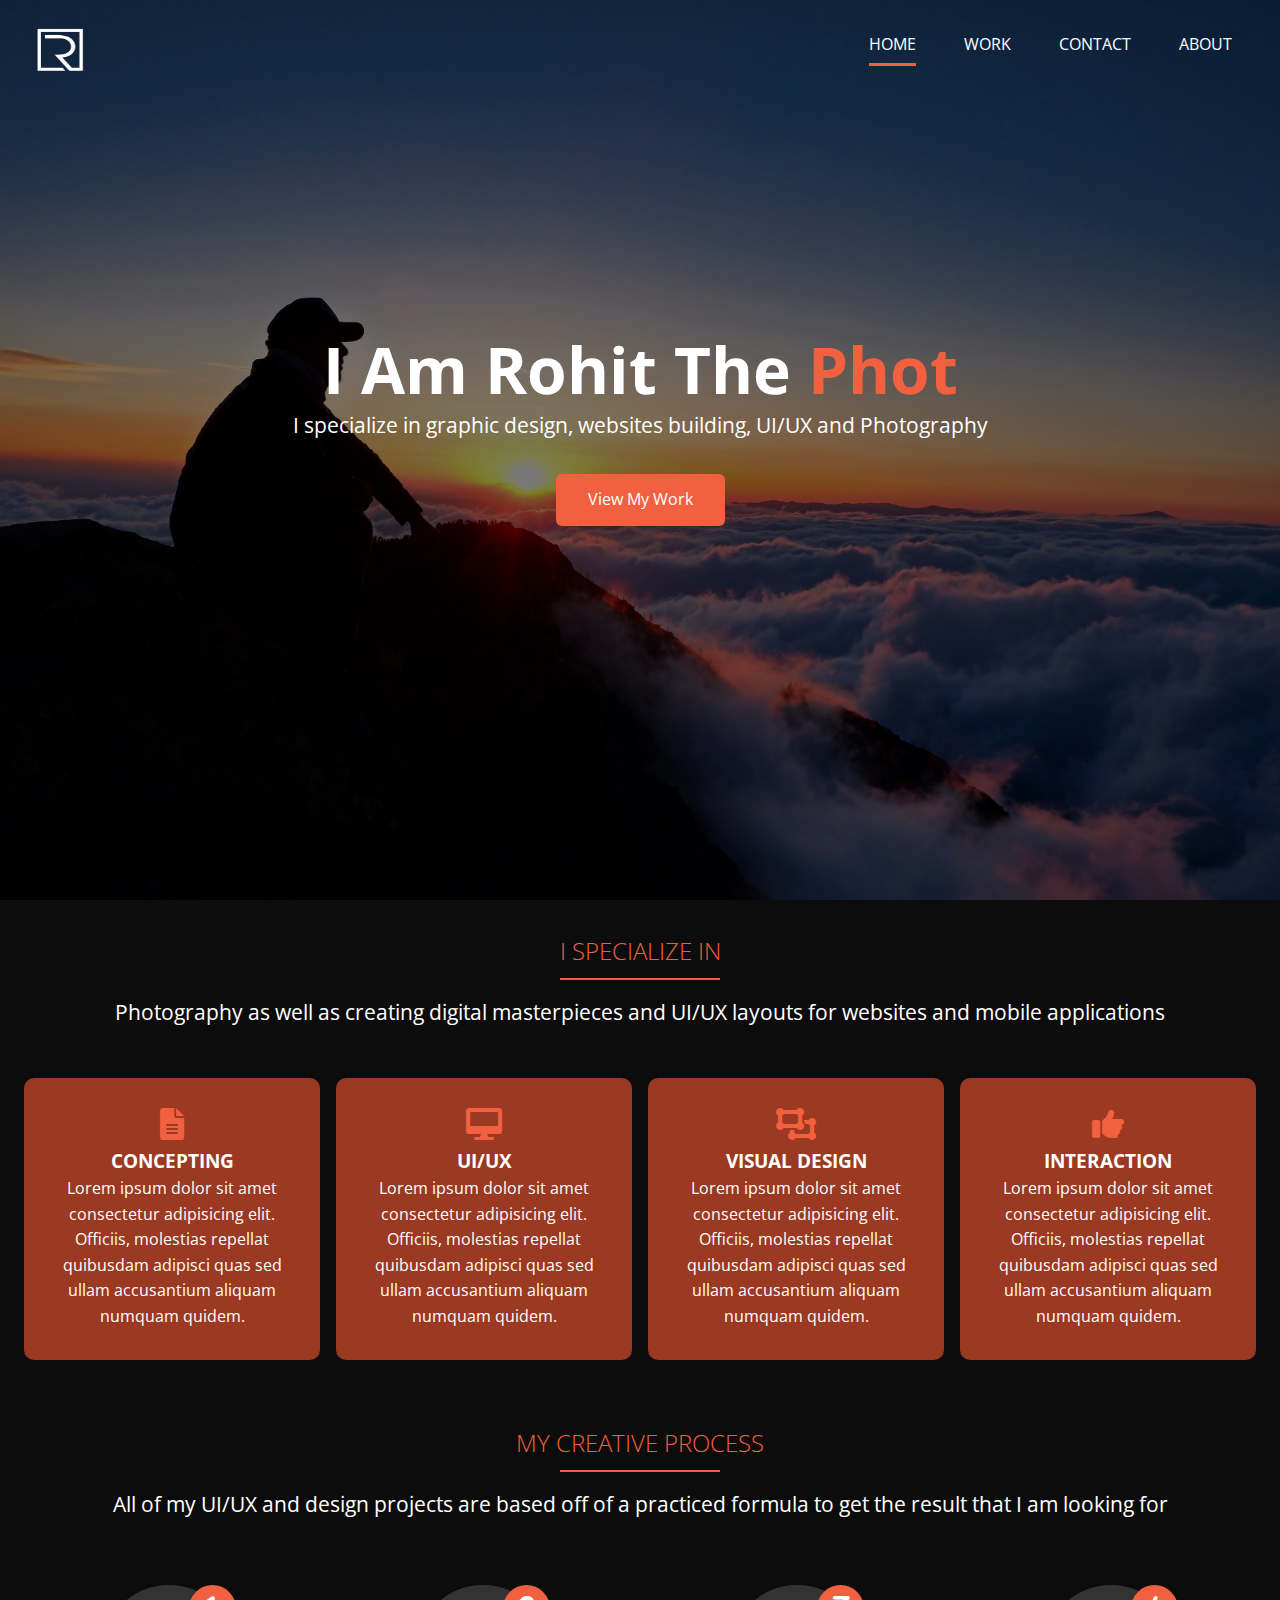
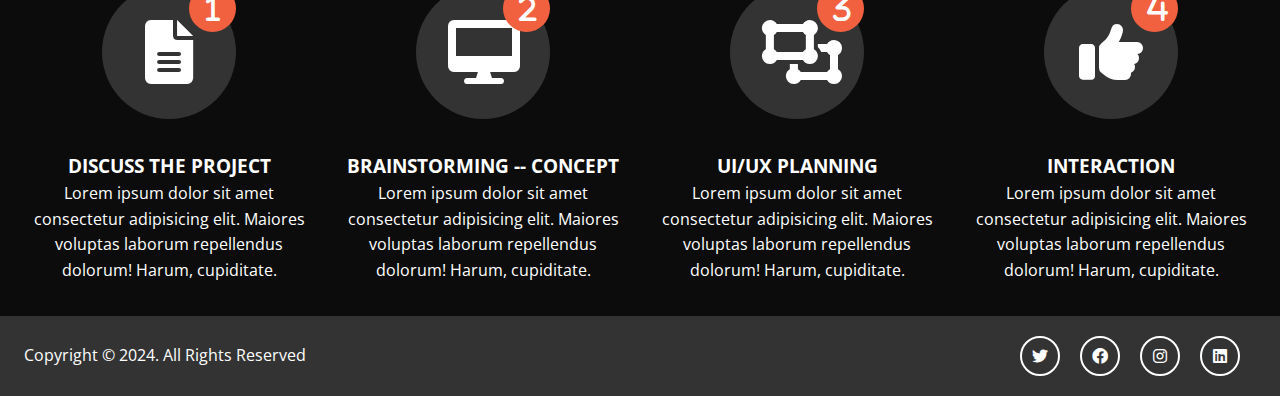
<file: index.html>
<!DOCTYPE html>
<html lang="en">
  <head>
    <meta charset="UTF-8" />
    <meta name="viewport" content="width=device-width, initial-scale=1.0" />
    <meta http-equiv="X-UA-Compatible" content="ie=edge" />
    <link
      rel="stylesheet"
      href="https://cdnjs.cloudflare.com/ajax/libs/font-awesome/6.0.0-beta3/css/all.min.css"
    />

    <link rel="stylesheet" href="style.css" />
    <title>Rohit Das | Portfolio</title>
  </head>
  <body>
    <!-- Header -->
    <header id="header-home">
      <div class="container">
        <nav id="main-nav">
          <img
            src="./images/R_logo_backgroundRemoved.png"
            alt="My Portfolio"
            id="logo"
          /><a href="index.html"></a>
          <ul>
            <li><a href="index.html" class="current">Home</a></li>
            <li><a href="work.html">Work</a></li>
            <li><a href="contact.html">Contact</a></li>
            <li><a href="about.html">About</a></li>
          </ul>
        </nav>
        <div class="header-content">
          <h1>
            I Am Rohit The
            <span
              class="txt-type"
              data-wait="2000"
              data-words='["Photographer", "Designer", "Web Developer"]'
            ></span>
          </h1>
          <p class="lead">
            I specialize in graphic design, websites building, UI/UX and
            Photography
          </p>
          <a href="work.html" class="btn-light">View My Work</a>
        </div>
      </div>
    </header>

    <!-- Section A: Specialize -->
    <section id="home-a" class="text-center py-2">
      <div class="container">
        <h2 class="section-title">I Specialize In</h2>
        <div class="bottom-line"></div>
        <p class="lead">
          Photography as well as creating digital masterpieces and UI/UX layouts
          for websites and mobile applications
        </p>
        <div class="specials">
          <div class="concepting">
            <i class="fas fa-file-alt fa-2x"></i>
            <h3>Concepting</h3>
            <p>
              Lorem ipsum dolor sit amet consectetur adipisicing elit. Officiis,
              molestias repellat quibusdam adipisci quas sed ullam accusantium
              aliquam numquam quidem.
            </p>
          </div>
          <div class="ui_ux">
            <i class="fas fa-desktop fa-2x"></i>
            <h3>UI/UX</h3>
            <p>
              Lorem ipsum dolor sit amet consectetur adipisicing elit. Officiis,
              molestias repellat quibusdam adipisci quas sed ullam accusantium
              aliquam numquam quidem.
            </p>
          </div>
          <div class="visual_design">
            <i class="fas fa-object-ungroup fa-2x"></i>
            <h3>Visual Design</h3>
            <p>
              Lorem ipsum dolor sit amet consectetur adipisicing elit. Officiis,
              molestias repellat quibusdam adipisci quas sed ullam accusantium
              aliquam numquam quidem.
            </p>
          </div>
          <div class="interaction">
            <i class="fas fa-thumbs-up fa-2x"></i>
            <h3>Interaction</h3>
            <p>
              Lorem ipsum dolor sit amet consectetur adipisicing elit. Officiis,
              molestias repellat quibusdam adipisci quas sed ullam accusantium
              aliquam numquam quidem.
            </p>
          </div>
        </div>
      </div>
    </section>

    <!-- Section B: Stats -->
    <!-- <section id="home-b" class="text-center py-2">
      <div class="stats">
        <div>
          <ul>
            <li><i class="fas fa-users fa-3x"></i></li>
            <li class="stats-title">Clients</li>
            <li class="stats-number">100</li>
          </ul>
        </div>
        <div>
          <ul>
            <li><i class="fas fa-award fa-3x"></i></li>
            <li class="stats-title">Awards</li>
            <li class="stats-number">3</li>
          </ul>
        </div>
        <div>
          <ul>
            <li><i class="fas fa-hourglass-start fa-3x"></i></li>
            <li class="stats-title">Hours Worked</li>
            <li class="stats-number">3500</li>
          </ul>
        </div>
        <div>
          <ul>
            <li><i class="fas fa-code-branch fa-3x"></i></li>
            <li class="stats-title">Projects Completed</li>
            <li class="stats-number">135</li>
          </ul>
        </div>
      </div>
    </section> -->

    <!-- Section C: Process -->
    <section id="home-c" class="text-center py-2">
      <div class="container">
        <h2 class="section-title">My Creative Process</h2>
        <div class="bottom-line"></div>
        <p class="lead">
          All of my UI/UX and design projects are based off of a practiced
          formula to get the result that I am looking for
        </p>
        <div class="process">
          <div>
            <i class="fas fa-file-alt fa-4x process-icon my-2">
              <div class="process-step">1</div>
            </i>
            <h3>Discuss The Project</h3>
            <p>
              Lorem ipsum dolor sit amet consectetur adipisicing elit. Maiores
              voluptas laborum repellendus dolorum! Harum, cupiditate.
            </p>
          </div>
          <div>
            <i class="fas fa-desktop fa-4x process-icon my-2">
              <div class="process-step">2</div>
            </i>
            <h3>Brainstorming -- Concept</h3>
            <p>
              Lorem ipsum dolor sit amet consectetur adipisicing elit. Maiores
              voluptas laborum repellendus dolorum! Harum, cupiditate.
            </p>
          </div>
          <div>
            <i class="fas fa-object-ungroup fa-4x process-icon my-2">
              <div class="process-step">3</div>
            </i>
            <h3>UI/UX Planning</h3>
            <p>
              Lorem ipsum dolor sit amet consectetur adipisicing elit. Maiores
              voluptas laborum repellendus dolorum! Harum, cupiditate.
            </p>
          </div>
          <div>
            <i class="fas fa-thumbs-up fa-4x process-icon my-2">
              <div class="process-step">4</div>
            </i>
            <h3>Interaction</h3>
            <p>
              Lorem ipsum dolor sit amet consectetur adipisicing elit. Maiores
              voluptas laborum repellendus dolorum! Harum, cupiditate.
            </p>
          </div>
        </div>
      </div>
    </section>

    <!-- Footer -->
    <footer id="main-footer">
      <div class="footer-content container">
        <p>Copyright &copy; 2024. All Rights Reserved</p>
        <div class="social">
          <i class="fab fa-twitter"></i>
          <i class="fab fa-facebook"></i>
          <i class="fab fa-instagram"></i>
          <i class="fab fa-linkedin"></i>
        </div>
      </div>
    </footer>
    <script src="script.js"></script>
  </body>
</html>
</file>
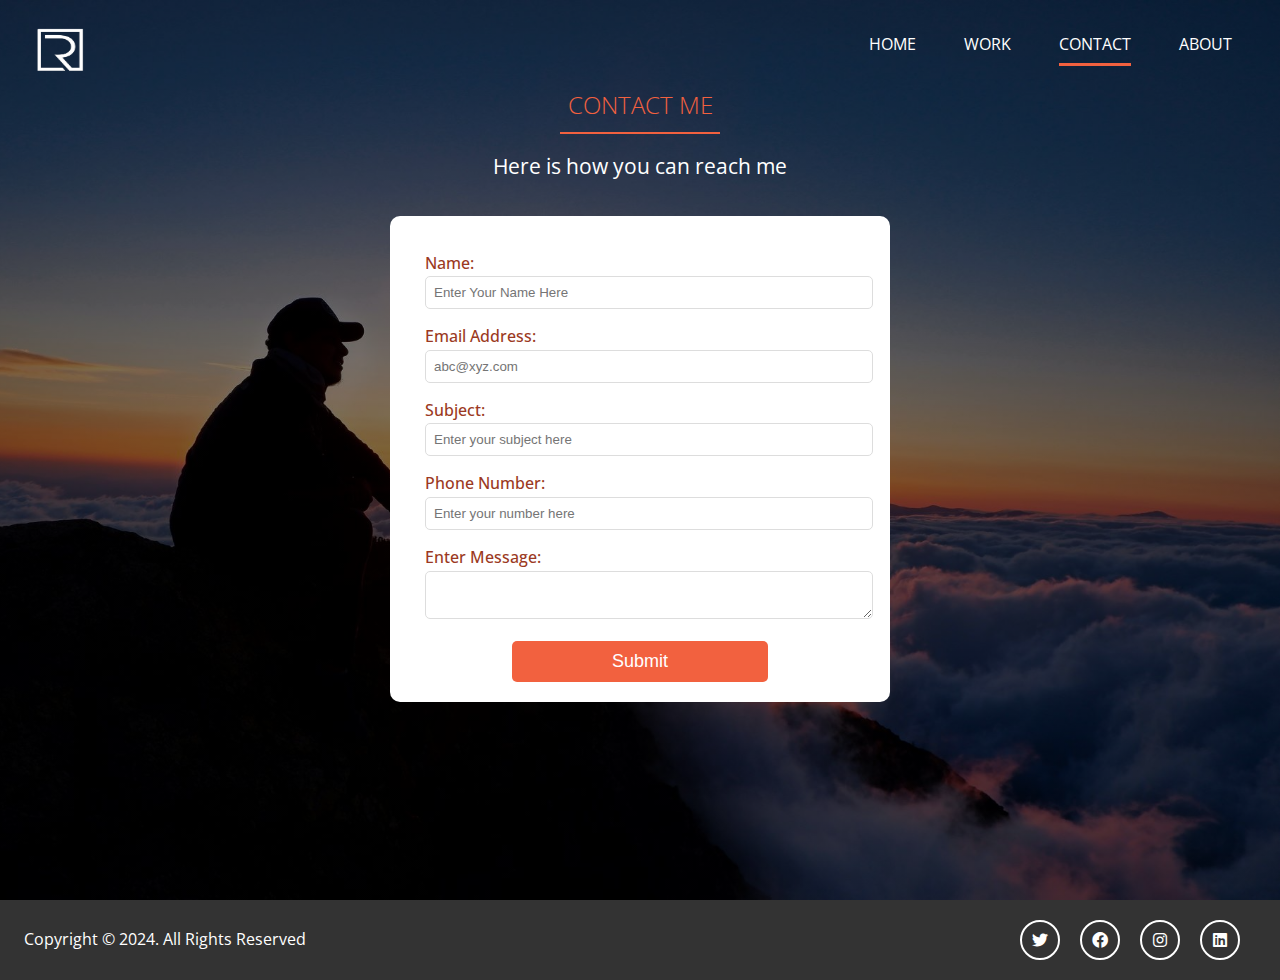
<file: contact.html>
<!DOCTYPE html>
<html lang="en">
  <head>
    <meta charset="UTF-8" />
    <meta name="viewport" content="width=device-width, initial-scale=1.0" />
    <link rel="stylesheet" href="style.css" />
    <link rel="stylesheet" href="contactStyle.css" />
    <link rel="stylesheet" href="https://cdnjs.cloudflare.com/ajax/libs/font-awesome/6.0.0-beta3/css/all.min.css">

    <title>Contact Me</title>
  </head>
  <body>
    <!-- Header -->
    <header id="header-home">
        <div class="container">
          <nav id="main-nav">
            <img
              src="./images/R_logo_backgroundRemoved.png"
              alt="My Portfolio"
              id="logo"
            /><a href="index.html"></a>
            <ul>
              <li><a href="index.html" >Home</a></li>
              <li><a href="work.html">Work</a></li>
              <li><a href="contact.html" class="current">Contact</a></li>
              <li><a href="about.html">About</a></li>
            </ul>
          </nav>
    
    <div class="contactContainer">
        <h2 class="section-title">Contact Me</h2>
        <div class="bottom-line"></div>
        <p class="lead">Here is how you can reach me</p>
        <div class="form_wrap">
            <form action="#">
                <div class="form_group">
                    <label for="name">Name:</label>
                    <input type="text" id="name" name="name" placeholder="Enter Your Name Here">
                </div>
                <div class="form_group">
                    <label for="email">Email Address:</label>
                    <input type="email" id="email" name="email" placeholder="abc@xyz.com">
                </div>
                <div class="form_group">
                    <label for="subject">Subject:</label>
                    <input type="text" id="subject" name="subject" placeholder="Enter your subject here">
                </div>
                <div class="form_group">
                    <label for="number">Phone Number:</label>
                    <input type="number" id="number" name="number" placeholder="Enter your number here">
                </div>
                <div class="form_group">
                    <label for="message">Enter Message:</label>
                    <textarea id="message" type="textarea" >
                    </textarea>
                </div>
                <div class="form_group btn">
                        <button type="button" id="submit">Submit</button>
                </div>

        </form>
    </div>
</div>
</header>
                    
                
                


<!-- Footer -->
<footer id="main-footer">
    <div class="footer-content container">
      <p>Copyright &copy; 2024. All Rights Reserved</p>
      <div class="social">
        <i class="fab fa-twitter"></i>
        <i class="fab fa-facebook"></i>
        <i class="fab fa-instagram"></i>
        <i class="fab fa-linkedin"></i>
      </div>
    </div>
  </footer>
  </body>
</html>
</file>
<file: style.css>
@import url("https://fonts.googleapis.com/css2?family=Open+Sans:ital,wght@0,300..800;1,300..800&display=swap");

.container {
  max-width: 1280px;
  padding: 0 1.5rem;
  margin: auto;
  overflow: hidden;
}

html {
  scroll-behavior: smooth;
}

.btn-main,
.btn-light,
.btn-dark {
  display: inline-block;
  padding: 0.8rem 2rem;
  transition: all 0.5s;
  border: none;
  cursor: pointer;
  border-radius: 6px;
}

.bg-main {
  background: #f2613f;
  color: #fff;
  font-family: "Open Sans", sans-serif;
}

.bg-dark {
  background: #333;
  color: #fff;
}

.bg-light {
  background: #f4f4f4;
  color: #000;
}

.bg-medium {
  background: #ccc;
  color: #000;
}

.lead {
  font-size: 1.3rem;
  margin-bottom: 2rem;
}

.text-center {
  text-align: center;
}

.py-1 {
  padding: 1rem 0;
}

.py-2 {
  padding: 2rem 0;
}

.py-3 {
  padding: 3rem 0;
}

.py-4 {
  padding: 4rem 0;
}

.my-1 {
  margin: 1rem 0;
}

.my-2 {
  margin: 2rem 0;
}

.my-3 {
  margin: 3rem 0;
}

.my-4 {
  margin: 4rem 0;
}

.txt-type {
  color: #f2613f;
}

.section-title {
  font-size: 1.5rem;
  display: block;
  padding-bottom: 0.5rem;
  text-align: center;
  font-weight: 100;
  color: #f2613f;
  text-transform: uppercase;
}

.bottom-line {
  height: 2px;
  width: 10rem;
  background: #f2613f;
  display: block;
  margin: 0 auto 1rem auto;
}

.btn-light {
  background-color: #f2613f;
  color: #fff;
}

.btn-light:hover {
  background-color: #9b3922;
  color: #fff;
}

.items {
  display: grid;
  grid-template-columns: repeat(3, 1fr);
  box-shadow: 0 5px 10px 0 rgba(0, 0, 0, 0.3);
}

.item {
  position: relative;
  background: #9b3922;
  overflow: hidden;
}

.item::after {
  content: "";
  position: absolute;
  display: block;
  background: inherit;
  opacity: 0.9;
  top: 0;
  left: 0;
  width: 100%;
  height: 100%;
  transform: scale(2) translateX(-75%) translateY(-75%) rotate(-28deg);
  transition: transform 3s cubic-bezier(0.2, 1, 0.3, 1);
}
.item:hover:after {
  transform: scale(2) translateX(0) translateY(0) rotate(-28deg);
}
.item:hover .item-image {
  transform: scale(1.2);
}
.item:hover .item-text {
  opacity: 1;
  transform: translateY(0);
}
.item-image {
  height: auto;
  transform: translateZ(0);
  display: block;
  transition: transform 750ms cubic-bezier(0.2, 1, 0.3, 1);
}
.item-image:before {
  content: "";
  display: block;
  padding-top: 75%;
  overflow: hidden;
}
.item-image img {
  position: absolute;
  top: 0;
  left: 0;
  width: 100%;
  height: auto;
  line-height: 0;
}
.item-text {
  position: absolute;
  top: 0;
  left: 0;
  bottom: 0;
  right: 0;
  opacity: 0;
  text-align: center;
  z-index: 1;
  color: #fff;
  transform: translateY(-20%);
  transition: opacity 500ms cubic-bezier(0.2, 1, 0.3, 1),
    transform 500ms cubic-bezier(0.2, 1, 0.3, 1);
  transition-delay: 300ms;
}

.item-text-wrap {
  position: absolute;
  width: 100%;
  top: 50%;
  transform: translateY(-50%);
}
.item-text-title {
  font-size: 2rem;
  padding: 0 1rem;
  margin: 5px 0 0 0;
}
.item-text-category {
  text-transform: uppercase;
  font-size: 1.2rem;
  opacity: 0.7;
  margin: 0;
}

* {
  margin: 0;
  padding: 0;
}

body {
  font-family: "Open Sans", sans-serif;
  line-height: 1.6;
  background: #0c0c0c;
  color: #fff;
}

a {
  text-decoration: none;
  color: #fff;
}

ul {
  list-style: none;
}

h2,
h3,
h4 {
  text-transform: uppercase;
}

img {
  width: 100%;
}

#logo {
  width: 70px;
  height: 70px;
  color: #fff;
  text-transform: uppercase;
  cursor: pointer;
}

#main-nav {
  display: flex;
  justify-content: space-between;
  padding-top: 1rem;
}
#main-nav ul {
  display: flex;
}
#main-nav li {
  padding: 1rem 1.5rem;
}
#main-nav a {
  text-decoration: none;
  color: #fff;
  text-transform: uppercase;
  border-bottom: 3px transparent solid;
  padding-bottom: 0.5rem;
  transition: border-color 0.5s;
}
#main-nav a:hover {
  border-color: #ccc;
}
#main-nav a.current {
  border-color: #f2613f;
}

#header-home {
  background: linear-gradient(rgba(0, 0, 0, 0.527), rgba(0, 0, 0, 0.5)),
    url("images/backgroundEdited.jpg") no-repeat center right/cover;
  height: 100vh;
  color: #fff;
}
#header-home .header-content {
  text-align: center;
  padding-top: 20%;
}
#header-home .header-content h1 {
  font-size: 4rem;
  line-height: 1.2;
}

#header-inner {
  background: url("images/backgroundEdited.jpg") no-repeat 20% 30% / cover;
  height: 5.5rem;
  border-bottom: 3px solid #f2613f;
}

#home-a .specials {
  margin-top: 3rem;
  display: grid;
  grid-gap: 1rem;
  grid-template-columns: repeat(4, 1fr);
}
#home-a .specials .fas {
  color: #f2613f;
  padding-bottom: 0.4rem;
}

/* This section is for background color of I Specialize in section */
.concepting {
  background-color: #9b3922;
  padding: 30px;
  border-radius: 10px;
}
.ui_ux {
  background-color: #9b3922;
  padding: 30px;
  border-radius: 10px;
}
.visual_design {
  background-color: #9b3922;
  padding: 30px;
  border-radius: 10px;
}
.interaction {
  background-color: #9b3922;
  padding: 30px;
  border-radius: 10px;
}

#home-c .process {
  display: grid;
  grid-template-columns: repeat(4, 1fr);
  grid-gap: 1.5rem;
  text-align: center;
}
#home-c .process-step {
  position: absolute;
  top: 0;
  right: 0;
  font-size: 28px;
  background: #f2613f;
  color: #fff;
  border-radius: 50%;
  height: 15px;
  width: 15px;
  line-height: 15px;
  padding: 1rem;
  transition: all 1s;
}
#home-c .process-icon {
  border-radius: 50%;
  background: #333;
  color: #fff;
  padding: 2rem;
  width: 70px;
  height: 70px;
  line-height: 70px;
  text-align: center;
  position: relative;
  transition: all 1s;
}
#home-c .process-icon:hover {
  background: #f2613f;
  width: 90px;
  height: 90px;
  line-height: 90px;
}
/* #home-c .process-icon:hover .process-step {
  background: #333;
  color: #fff;
} */

#about-a .about-info {
  display: grid;
  grid-template-areas: "bioimage bio bio" "aw1 aw2 aw3";
  grid-gap: 1.2rem;
}

#about-a .bio-image {
  grid-area: bioimage;
}

#about-a .bio {
  grid-area: bio;
  border-left: 3px solid #f2613f;
  padding: 0.8rem;
}

#about-a .award-1 {
  grid-area: aw1;
}

#about-a .award-2 {
  grid-area: aw2;
}

#about-a .award-3 {
  grid-area: aw3;
}

#about-a .award-1 .fas,
#about-a .award-2 .fas,
#about-a .award-3 .fas {
  color: #f2613f;
  margin: 1rem;
}

#about-b .progress {
  overflow: hidden;
  height: 20px;
  background: #ccc;
  border-radius: 5px;
  margin-bottom: 0.6rem;
}
#about-b .progress div {
  height: 100%;
  color: #fff;
  text-align: center;
  background: #f2613f;
}

#about-c .about-logos {
  display: grid;
  grid-template-columns: repeat(4, 1fr);
  grid-gap: 2rem;
}
#about-c .about-logos img {
  width: 70%;
}

#about-d .testimonials {
  display: grid;
  grid-template-columns: repeat(4, 1fr);
  grid-gap: 0.5rem;
}
#about-d .testimonials ul {
  list-style: none;
  margin-top: 1rem;
  display: flex;
  align-items: center;
}
#about-d .testimonials p {
  border: 1px solid #ccc;
  border-radius: 5px;
  padding: 0.5rem;
}
#about-d .testimonials img {
  width: 50px;
  height: 50px;
  border-radius: 50%;
  margin-right: 0.5rem;
}

#main-footer {
  background: #333;
  color: #fff;
  height: 5rem;
}
#main-footer .footer-content {
  display: flex;
  justify-content: space-between;
  height: 5rem;
  align-items: center;
}
#main-footer .footer-content .social .fab {
  margin-right: 1rem;
  border: 2px #fff solid;
  border-radius: 50%;
  height: 20px;
  width: 20px;
  line-height: 20px;
  text-align: center;
  padding: 0.5rem;
}
#main-footer .footer-content .social .fab:hover {
  background: #f2613f;
}

@media (max-width: 800px) {
  #header-home {
    height: 30rem;
  }
  #header-home .header-content {
    padding-top: 5rem;
  }
}

@media (max-width: 500px) {
  #main-nav {
    flex-direction: column;
    align-items: center;
  }
  #main-nav li {
    padding: 1rem;
  }
  #header-home {
    height: 10rem;
    border-bottom: 3px solid #f2613f;
    background-position: 20% 30%;
  }
  #header-home .header-content {
    display: none;
  }
  #header-inner {
    height: 10rem;
  }
  #home-a .specials,
  #home-b .stats,
  #home-c .process,
  #about-d .testimonials,
  #contact-b .contact-info,
  .items {
    grid-template-columns: 1fr;
  }
  #home-a .specials div {
    border-bottom: 1px #f4f4f4 solid;
    padding-bottom: 1rem;
  }
  #home-a .specials div:last-child {
    border: none;
    padding-bottom: 0;
  }
  #home-b .stats div {
    padding: 2rem 0 1rem 0;
  }
  #about-a .about-info {
    grid-template-areas: "bioimage" "bio" "aw1" "aw2" "aw3";
  }
  #about-c {
    display: none;
  }
  #contact-a .text-fields {
    grid-template-areas: "name" "subject" "email" "phone" "message";
  }
  #contact-b div {
    margin-bottom: 1rem;
    padding-bottom: 1rem;
    border-bottom: 1px #555 solid;
  }
  #contact-b div:last-child {
    border: none;
    margin-bottom: 0;
    padding-bottom: 0;
  }
  #contact-c h1 {
    font-size: 2rem;
  }
  #main-footer {
    height: 7rem;
  }
  #main-footer .footer-content {
    flex-direction: column;
    padding: 1rem;
    height: 5rem;
  }
}

@media (max-height: 580px) {
  #header-home .header-content {
    padding-top: 3rem;
  }
}

@media (max-height: 330px) {
  #header-home .header-content h1 {
    font-size: 2rem;
  }
}
</file>
<file: contactStyle.css>
.contactContainer {
  margin: 0 auto;
  max-width: 500px;
}
a {
  text-decoration: none;
}

.form_wrap {
  background-color: #ffff;
  color: #333;
  padding: 20px 35px;
  border-radius: 10px;
}

.lead {
  text-align: center;
}

.form_group {
  margin-top: 15px;
  color: #9b3922;
  font-weight: 500;
}

.form_group label {
  display: block;
}

.form_group input {
  width: 100%;
  padding: 8px;
  border: 1px solid #ddd;
  border-radius: 5px;
}

#message {
  width: 100%;
  padding: 8px;
  border: 1px solid #ddd;
  border-radius: 5px;
}

.btn {
  display: flex;
  justify-content: center;
  align-items: center;
}

.form_wrap button {
  padding: 10px 100px;
  color: #fff;
  font-size: 18px;
  background-color: #f2613f;
  border: none;
  border-radius: 5px;
}

.form_wrap button:hover {
  background-color: #9b3922;
  color: #fff;
}
</file>
